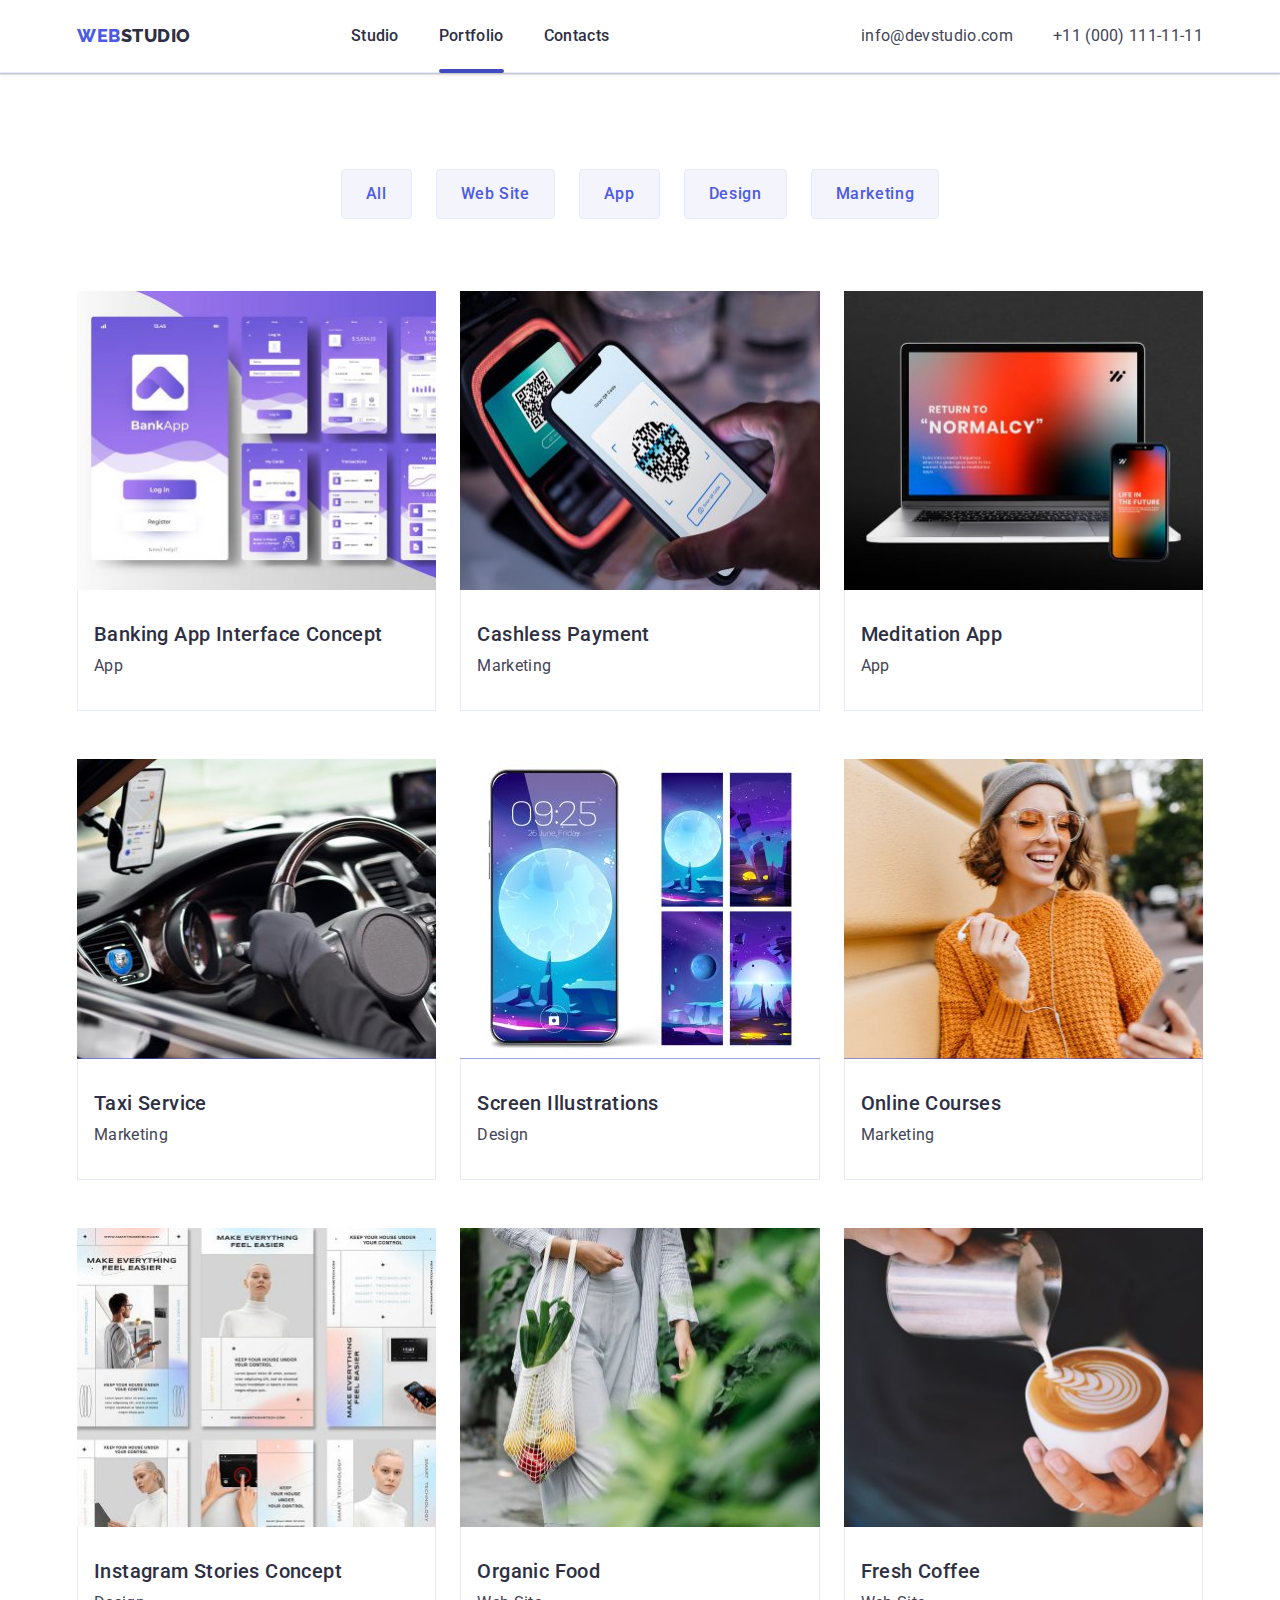
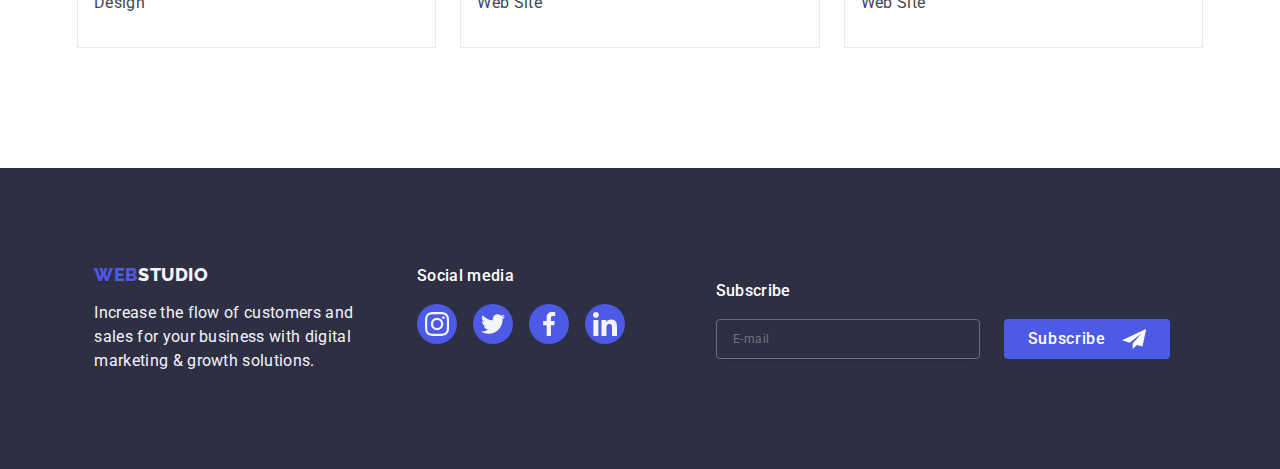
<file: portfolio.html>
<!DOCTYPE html>
<html lang="en">
  <head>
    <meta charset="UTF-8" />
    <meta name="viewport" content="width=device-width, initial-scale=1.0" />
    <title>Portfolio</title>
    <link rel="preconnect" href="https://fonts.googleapis.com" />
    <link rel="preconnect" href="https://fonts.gstatic.com" crossorigin />
    <link
      href="https://fonts.googleapis.com/css2?family=Raleway:wght@800&family=Roboto:wght@400;500;700;900&display=swap"
      rel="stylesheet"
    />
    <link
      rel="stylesheet"
      href="https://cdnjs.cloudflare.com/ajax/libs/modern-normalize/2.0.0/modern-normalize.min.css"
    />
    <link rel="stylesheet" href="./css/styles.css" />
  </head>
  <body>
    <header class="header">
      <div class="container">
        <div class="header-flex">
          <nav class="mobile-navigation navigation">
            <a class="logo link" href="./index.html">Web<span class="studio">Studio</span></a>
            <button
              class="menu-hamburger menu-toggle js-open-menu"
              aria-expanded="false"
              aria-controls="mobile-menu"
            >
              <svg xmlns="http://www.w3.org/2000/svg" width="32" height="22" viewBox="0 0 32 22" fill="none">
                <g clip-path="url(#clip0_297053_2156)">
                  <path
                    d="M1.34766 20.0431H30.8861M1.34766 10.7354H30.8861M1.34766 1.42773H30.8861"
                    stroke="#2E2F42"
                    stroke-width="3"
                    stroke-linecap="round"
                    stroke-linejoin="round"
                  />
                </g>
                <defs>
                  <clipPath id="clip0_297053_2156">
                    <rect width="32" height="22" fill="white" />
                  </clipPath>
                </defs>
              </svg>
            </button>
            <ul class="navigation-links">
              <li>
                <a class="navigation-link link" href="./index.html">Studio</a>
              </li>
              <li>
                <a class="navigation-link link current-site" href="./portfolio.html">Portfolio</a>
              </li>
              <li><a class="navigation-link link" href="">Contacts</a></li>
            </ul>
          </nav>
          <address>
            <ul class="address">
              <li>
                <a class="header-contacts link" href="mailto:info@devstudio.com">info@devstudio.com</a>
              </li>
              <li>
                <a class="header-contacts link" href="tel:+110001111111">+11 (000) 111-11-11</a>
              </li>
            </ul>
          </address>
        </div>
      </div>
    </header>
    <main>
      <section class="section-portfolio">
        <div class="container">
          <h2 class="visually-hidden">Portfolio</h2>
          <ul class="list portfolio-nav">
            <li><button type="button" class="btn-portfolio-menu">All</button></li>
            <li>
              <button type="button" class="btn-portfolio-menu">Web Site</button>
            </li>
            <li><button type="button" class="btn-portfolio-menu">App</button></li>
            <li>
              <button type="button" class="btn-portfolio-menu">Design</button>
            </li>
            <li>
              <button type="button" class="btn-portfolio-menu">Marketing</button>
            </li>
          </ul>
          <ul class="list portfolio-grid">
            <li class="portfolio-img">
              <a href="" class="link portfolio-link"
                ><div class="portfolio-container">
                  <img
                    src="./images/banking-app.jpg"
                    width="360"
                    height="300"
                    alt="various interfaces of a banking application"
                  />
                  <p class="portfolio-card-description">
                    14 Stylish and User-Friendly App Design Concepts · Task Manager App · Calorie Tracker App
                    · Exotic Fruit Ecommerce App · Cloud Storage App
                  </p>
                </div>
                <div class="portfolio-card">
                  <h2 class="portfolio-pic-heading">Banking App Interface Concept</h2>
                  <p class="portfolio-pic-description">App</p>
                </div>
              </a>
            </li>
            <li class="portfolio-img">
              <a href="" class="link portfolio-link"
                ><div class="portfolio-container">
                  <img
                    src="./images/cashless-payment.jpg"
                    width="360"
                    height="300"
                    alt="scanning a QR code with a phone"
                  />
                  <p class="portfolio-card-description">
                    14 Stylish and User-Friendly App Design Concepts · Task Manager App · Calorie Tracker App
                    · Exotic Fruit Ecommerce App · Cloud Storage App
                  </p>
                </div>
                <div class="portfolio-card">
                  <h2 class="portfolio-pic-heading">Cashless Payment</h2>
                  <p class="portfolio-pic-description">Marketing</p>
                </div>
              </a>
            </li>
            <li class="portfolio-img">
              <a href="" class="link portfolio-link"
                ><div class="portfolio-container">
                  <img
                    src="./images/meditation-app.jpg"
                    width="360"
                    height="300"
                    alt="laptop and a smartphone displaying the same app"
                  />
                  <p class="portfolio-card-description">
                    14 Stylish and User-Friendly App Design Concepts · Task Manager App · Calorie Tracker App
                    · Exotic Fruit Ecommerce App · Cloud Storage App
                  </p>
                </div>
                <div class="portfolio-card">
                  <h2 class="portfolio-pic-heading">Meditation App</h2>
                  <p class="portfolio-pic-description">App</p>
                </div>
              </a>
            </li>
            <li class="portfolio-img">
              <a href="" class="link portfolio-link"
                ><div class="portfolio-container">
                  <img
                    src="./images/taxi-service.jpg"
                    width="360"
                    height="300"
                    alt="hands on the steering wheel in gloves, driving a car, phone on the windshield with navigation turned on"
                  />
                  <p class="portfolio-card-description">
                    14 Stylish and User-Friendly App Design Concepts · Task Manager App · Calorie Tracker App
                    · Exotic Fruit Ecommerce App · Cloud Storage App
                  </p>
                </div>
                <div class="portfolio-card">
                  <h2 class="portfolio-pic-heading">Taxi Service</h2>
                  <p class="portfolio-pic-description">Marketing</p>
                </div>
              </a>
            </li>
            <li class="portfolio-img">
              <a href="" class="link portfolio-link"
                ><div class="portfolio-container">
                  <img
                    src="./images/screen-illustrations.jpg"
                    width="360"
                    height="300"
                    alt="smartphone next to four different wallpaper versions"
                  />
                  <p class="portfolio-card-description">
                    14 Stylish and User-Friendly App Design Concepts · Task Manager App · Calorie Tracker App
                    · Exotic Fruit Ecommerce App · Cloud Storage App
                  </p>
                </div>
                <div class="portfolio-card">
                  <h2 class="portfolio-pic-heading">Screen Illustrations</h2>
                  <p class="portfolio-pic-description">Design</p>
                </div>
              </a>
            </li>
            <li class="portfolio-img">
              <a href="" class="link portfolio-link"
                ><div class="portfolio-container">
                  <img
                    src="./images/online-courses.jpg"
                    width="360"
                    height="300"
                    alt="woman in a gray beanie, sunglasses, short hair, orange sweater, holding a phone, with one earphone in her ear and the other in her hand"
                  />
                  <p class="portfolio-card-description">
                    14 Stylish and User-Friendly App Design Concepts · Task Manager App · Calorie Tracker App
                    · Exotic Fruit Ecommerce App · Cloud Storage App
                  </p>
                </div>
                <div class="portfolio-card">
                  <h2 class="portfolio-pic-heading">Online Courses</h2>
                  <p class="portfolio-pic-description">Marketing</p>
                </div>
              </a>
            </li>
            <li class="portfolio-img">
              <a href="" class="link portfolio-link"
                ><div class="portfolio-container">
                  <img
                    src="./images/instagram-concept.jpg"
                    width="360"
                    height="300"
                    alt="multiple versions of instagram stories featuring a man in one and two women in the other two, all showcasing smart technology"
                  />
                  <p class="portfolio-card-description">
                    14 Stylish and User-Friendly App Design Concepts · Task Manager App · Calorie Tracker App
                    · Exotic Fruit Ecommerce App · Cloud Storage App
                  </p>
                </div>
                <div class="portfolio-card">
                  <h2 class="portfolio-pic-heading">Instagram Stories Concept</h2>
                  <p class="portfolio-pic-description">Design</p>
                </div>
              </a>
            </li>
            <li class="portfolio-img">
              <a href="" class="link portfolio-link"
                ><div class="portfolio-container">
                  <img
                    src="./images/organic-food.jpg"
                    width="360"
                    height="300"
                    alt="person in light clothing carrying a mesh bag of vegetables on their arm"
                  />
                  <p class="portfolio-card-description">
                    14 Stylish and User-Friendly App Design Concepts · Task Manager App · Calorie Tracker App
                    · Exotic Fruit Ecommerce App · Cloud Storage App
                  </p>
                </div>
                <div class="portfolio-card">
                  <h2 class="portfolio-pic-heading">Organic Food</h2>
                  <p class="portfolio-pic-description">Web Site</p>
                </div>
              </a>
            </li>
            <li class="portfolio-img">
              <a href="" class="link portfolio-link"
                ><div class="portfolio-container">
                  <img
                    src="./images/fresh-coffee.jpg"
                    width="360"
                    height="300"
                    alt="barista pouring milk from a metal pitcher into a cup, creating a pattern"
                  />
                  <p class="portfolio-card-description">
                    14 Stylish and User-Friendly App Design Concepts · Task Manager App · Calorie Tracker App
                    · Exotic Fruit Ecommerce App · Cloud Storage App
                  </p>
                </div>
                <div class="portfolio-card">
                  <h2 class="portfolio-pic-heading">Fresh Coffee</h2>
                  <p class="portfolio-pic-description">Web Site</p>
                </div>
              </a>
            </li>
          </ul>
        </div>
      </section>
    </main>
    <footer class="footer">
      <div class="container footer-flex">
        <div class="ft-margin">
          <a class="logo-footer link" href="./index.html">Web<span class="studio-footer">Studio</span></a>
          <p class="footer-text">
            Increase the flow of customers and sales for your business with digital marketing & growth
            solutions.
          </p>
        </div>
        <div>
          <p class="social-text">Social media</p>
          <ul class="footer-social">
            <li class="footer-social-li">
              <a href="#" class="footer-link">
                <svg width="24" height="24" class="footer-svg">
                  <use href="./images/icons.svg#instagram-footer"></use></svg
              ></a>
            </li>
            <li class="footer-social-li">
              <a href="#" class="footer-link"
                ><svg width="24" height="24" class="footer-svg">
                  <use href="./images/icons.svg#twitter-footer"></use></svg
              ></a>
            </li>
            <li class="footer-social-li">
              <a href="#" class="footer-link"
                ><svg width="24" height="24" class="footer-svg">
                  <use href="./images/icons.svg#facebook-footer"></use></svg
              ></a>
            </li>
            <li class="footer-social-li">
              <a href="#" class="footer-link"
                ><svg width="24" height="24" class="footer-svg">
                  <use href="./images/icons.svg#linkedin-footer"></use></svg
              ></a>
            </li>
          </ul>
        </div>
        <div class="container footer-flex footer-subscribe">
          <p class="social-text">Subscribe</p>
          <form class="footer-form">
            <label for="user-email" class="footer-label">
              <input
                type="email"
                name="email"
                id="user-email"
                placeholder="E-mail"
                required
                class="footer-input"
            /></label>
            <button class="subscribe-button footer-button" type="submit">
              Subscribe
              <svg width="24" height="24" class="subscribe-svg">
                <use href="./images/icons.svg#icon-send"></use>
              </svg>
            </button>
          </form>
        </div>
      </div>
    </footer>
  </body>
</html>
</file>
<file: css/styles.css>
:root {
  --IRIS: #4d5ae5;
  --OCEAN: #404bbf;
  --NAVY-BLUE: #2e2f42;
  --GREEN: #31d0aa;
  --SLATE: #434455;
  --LIGHT-SLATE: #8e8f99;
  --CORNFLOWER: #e7e9fc;
  --CLOUD: #f4f4fd;
  --NAVY-BLUE-MODAL: #2e2f4266;
  --GREY: #2e2f42b2;
  --WHITE: #ffffff;
  --DAIRY: #fcfcfc;
}

* {
  margin: 0 auto;
  padding: 0;
  box-sizing: border-box;
}

img {
  display: block;
  max-width: 100%;
  height: auto;
}
button {
  cursor: pointer;
  border: none;
  border-radius: 4px;
  background-color: #fff;
}
ul {
  list-style: none;
  margin: 0;
  padding-left: 0;
}
body {
  font-family: 'Roboto', sans-serif;
  color: var(--SLATE);
  background-color: var(--WHITE);
}
.visually-hidden {
  position: absolute;
  width: 1px;
  height: 1px;
  margin: -1px;
  border: 0;
  padding: 0;
  white-space: nowrap;
  clip-path: inset(100%);
  clip: rect(0 0 0 0);
  /* overflow: hidden; */
}
.link {
  text-decoration: none;
}

/* mobile */

/* ukrycie elementów */

.navigation-links,
.address,
.second-section,
.features-icon {
  display: none;
}
.container {
  max-width: 428px;
  padding-left: 15px;
  padding-right: 15px;
  margin-left: auto;
  margin-right: auto;
}
.section {
  padding: 96px 0;
}
.logo {
  color: var(--IRIS);
  font-family: 'Raleway', sans-serif;
  font-size: 18px;
  font-weight: 800;
  line-height: 1.17;
  letter-spacing: 0.03em;
  text-transform: uppercase;
  margin: 0;
}
.studio {
  color: var(--NAVY-BLUE);
}
.navigation {
  display: flex;
  justify-content: space-between;
  align-items: center;
  padding-top: 24px;
  padding-bottom: 22px;
  max-width: 100%;
}

.header {
  border-bottom: 1px solid var(--CORNFLOWER, #e7e9fc);
  background: var(--WHITE, #fff);
  box-shadow: 0px 1px 6px 0px rgba(46, 47, 66, 0.08), 0px 1px 1px 0px rgba(46, 47, 66, 0.16),
    0px 2px 1px 0px rgba(46, 47, 66, 0.08);
}
.hero-image {
  background-image: linear-gradient(rgba(46, 47, 66, 0.7), rgba(46, 47, 66, 0.7)),
    url(/goit-markup-hw-07/images/background-picture-mobile.jpg);
  background-color: var(--NAVY-BLUE);
  text-align: center;
  padding: 112px 0;
  background-repeat: no-repeat;
  background-size: cover;
  background-position: 50% 50%;
  max-width: 100%;
}
.main-header {
  color: var(--WHITE, #fff);
  text-align: center;
  font-size: 36px;
  font-weight: 700;
  line-height: 1.11;
  letter-spacing: 0.02em;
  max-width: 320px;
  padding-bottom: 72px;
}
.btn-order {
  color: var(--WHITE, #fff);
  font-family: 'Roboto', sans-serif;
  font-size: 16px;
  font-weight: 500;
  line-height: 1.5;
  letter-spacing: 0.04em;
  background-color: var(--IRIS);
  box-shadow: 0px 4px 4px 0px rgba(0, 0, 0, 0.15);
  padding: 16px 32px;
  display: block;
  margin: 0 auto;
  min-width: 169px;
  transition: background-color 250ms cubic-bezier(0.4, 0, 0.2, 1);
}

.features {
  display: flex;
  flex-direction: column;
  justify-content: center;
  align-items: center;
  gap: 72px;
}
.features-heading {
  text-align: center;
  color: var(--NAVY-BLUE);
  font-size: 36px;
  font-weight: 500;
  line-height: 1.11;
  letter-spacing: 0.02em;
  margin-bottom: 8px;
}

.features-description {
  font-weight: 500;
  line-height: 1.5;
  letter-spacing: 0.02em;
}

/* our team section-index section 3 */
.header-two {
  color: var(--NAVY-BLUE);
  text-align: center;
  font-size: 36px;
  font-style: normal;
  font-weight: 700;
  line-height: 1.11;
  letter-spacing: 0.02em;
  text-transform: capitalize;
  margin-bottom: 72px;
}
.our-team {
  background-color: var(--CLOUD);
}

.our-team-list {
  background-color: var(--WHITE);
  border-radius: 0px 0px 4px 4px;
  background: var(--WHITE);
  box-shadow: 0px 2px 1px 0px rgba(46, 47, 66, 0.08), 0px 1px 1px 0px rgba(46, 47, 66, 0.16),
    0px 1px 6px 0px rgba(46, 47, 66, 0.08);
}
.team-card-heading {
  color: var(--NAVY-BLUE);
  font-size: 20px;
  font-weight: 500;
  line-height: 1.2;
  letter-spacing: 0.02em;
  margin-bottom: 8px;
  text-align: center;
}
.team-card-description {
  color: var(--SLATE);
  line-height: 1.5;
  letter-spacing: 0.02em;
  text-align: center;
  margin-bottom: 8px;
}
.our-team-containers {
  display: flex;
  flex-direction: column;
  gap: 72px;
  margin-top: 72px;
}
.team-card {
  padding: 32px 0px;
}

.social-links-icons {
  padding-left: 16px;
  padding-right: 16px;
  width: 100%;
  display: flex;
  justify-content: center;
  gap: 24px;
}

.social-link-icon {
  width: 40px;
  height: 40px;
}

.social-link {
  width: 100%;
  height: 100%;
  background-color: var(--IRIS);
  border-radius: 50%;
  display: flex;
  align-items: center;
  justify-content: center;
  transition: background-color 250ms cubic-bezier(0.4, 0, 0.2, 1);
}
.social-svg {
  fill: var(--CLOUD);
}
.social-link:hover,
.social-link:focus {
  background-color: var(--OCEAN);
}
/* index section customers */

.customers {
  display: flex;
  flex-wrap: wrap;
  justify-content: center;
  gap: 16px;
}
.customer {
  width: calc((50% - 16px));
  height: 88px;
}

.customer-link {
  width: 100%;
  height: 100%;
  border-radius: 4px;
  border: 1px solid var(--LIGHT-SLATE);
  display: flex;
  align-items: center;
  justify-content: center;
  color: var(--LIGHT-SLATE);
  transition: border-color 250ms cubic-bezier(0.4, 0, 0.2, 1), color 250ms cubic-bezier(0.4, 0, 0.2, 1);
}

.customer-svg {
  fill: currentColor;
}
/* footer */

.footer {
  background-color: var(--NAVY-BLUE);
  padding: 96px 0;
}

.footer-subscribe {
  margin: 0 auto;
}

.logo-footer {
  color: var(--IRIS);
  font-family: 'Raleway', sans-serif;
  font-size: 18px;
  font-weight: 800;
  line-height: 1.17;
  letter-spacing: 0.03em;
  text-transform: uppercase;
  display: inline-block;
  margin-bottom: 16px;
}
.ft-logo {
  display: flex;
  flex-direction: column;
  justify-content: center;
  align-items: center;
}
.studio-footer {
  color: var(--CLOUD);
}
.footer-text {
  font-weight: 400;
  color: var(--CLOUD);
  font-size: 16px;
  line-height: 1.5;
  letter-spacing: 0.02em;
  max-width: 264px;
  margin-bottom: 72px;
}
.social-text {
  text-align: center;
  color: var(--WHITE);
  font-size: 16px;
  font-weight: 500;
  line-height: 1.5;
  letter-spacing: 0.02em;
  margin-bottom: 16px;
}
.footer-social {
  display: flex;
  align-items: center;
  justify-content: center;
  margin-bottom: 72px;
}
.footer-social-li {
  width: 40px;
  height: 40px;
  margin: 0 8px;
}
.footer-link {
  width: 100%;
  height: 100%;
  background-color: var(--IRIS);
  border-radius: 50%;
  display: flex;
  align-items: center;
  justify-content: center;
  transition: background-color 250ms cubic-bezier(0.4, 0, 0.2, 1);
}
.footer-svg {
  fill: var(--CLOUD);
}
.footer-form {
  text-align: center;
}
.footer-input {
  width: 100%;
  height: 40px;
  flex-shrink: 0;
  border-radius: 4px;
  color: var(--WHITE);
  opacity: 0.3;
  border: 1px solid var(--WHITE);
  box-shadow: 0px 4px 4px 0px rgba(0, 0, 0, 0.15);
  background-color: transparent;
  padding-left: 16px;
  font-size: 12px;
  font-weight: 400;
  line-height: 1.5;
  letter-spacing: 0.04em;
  margin-bottom: 16px;
}
.footer-input::placeholder {
  color: var(--WHITE);
}

.subscribe-button {
  min-width: 165px;
  display: inline-flex;
  padding: 8px 24px;
  justify-content: center;
  align-items: center;
  border-radius: 4px;
  background: var(--IRIS, #4d5ae5);
  color: var(--WHITE, #fff);
  text-align: center;
  font-weight: 500;
  line-height: 1.5;
  letter-spacing: 0.04em;
  transition: background-color 250ms cubic-bezier(0.4, 0, 0.2, 1);
}

.subscribe-svg {
  margin-left: 16px;
  fill: var(--WHITE);
}

/* modal */

.backdrop {
  background-color: rgba(46, 47, 66, 0.4);
  position: fixed;
  left: 0;
  top: 0;
  right: 0;
  bottom: 0;
  width: 100%;
  height: 100%;
  z-index: 1;
}
.is-hidden {
  visibility: hidden;
  opacity: 0;
  pointer-events: none;
  transition: visibility 250ms cubic-bezier(0.4, 0, 0.2, 1), opacity 250ms cubic-bezier(0.4, 0, 0.2, 1);
}
@media screen and (min-width: 320px) and (max-width: 427px) {
  .modal {
    max-width: 290px;
  }
}
.modal {
  position: absolute;
  top: 50%;
  left: 50%;
  transform: translate(-50%, -50%) scale(1);
  width: 392px;
  min-height: 584px;
  background-color: var(--DAIRY);
  border-radius: 4px;
  box-shadow: 0px 2px 1px 0px rgba(0, 0, 0, 0.2), 0px 1px 3px 0px rgba(0, 0, 0, 0.12),
    0px 1px 1px 0px rgba(0, 0, 0, 0.14);
  transition: transform 250ms cubic-bezier(0.4, 0, 0.2, 1);
  padding: 72px 16px 24px 16px;
}

.is-hidden .modal {
  transform: translate(-50%, -50%) scale(0);
}

.closing-button {
  height: 24px;
  width: 24px;
  display: flex;
  justify-content: center;
  align-items: center;
  background-color: var(--CORNFLOWER);
  padding: 0;
  position: absolute;
  top: 8px;
  right: 8px;
  border: 1px solid rgba(0, 0, 0, 0.1);
  border-radius: 50%;
  top: 24px;
  right: 24px;
  transition: background-color 250ms cubic-bezier(0.4, 0, 0.2, 1), border 250ms cubic-bezier(0.4, 0, 0.2, 1);
}

.closing-icon {
  transition: fill 250ms cubic-bezier(0.4, 0, 0.2, 1);
  fill: var(--NAVY-BLUE);
}
.closing-button:focus,
.closing-button:hover {
  background-color: var(--OCEAN);
  border: none;
}
.closing-button:hover .closing-icon {
  fill: var(--WHITE);
}
.closing-button:focus .closing-icon {
  fill: var(--WHITE);
}

.modal-title {
  max-width: 360px;
  color: var(--NAVY-BLUE);
  text-align: center;
  font-size: 16px;
  font-style: normal;
  font-weight: 500;
  line-height: 1.5;
  letter-spacing: 0.02em;
  margin-bottom: 16px;
}
.form-data {
  margin-bottom: 8px;
  display: flex;
  flex-direction: column;
}
.input-icons {
  position: relative;
  width: 100%;
}
.input-icon {
  position: absolute;
  left: 16px;
  top: 50%;
  transform: translateY(-50%);
  transition: fill 250ms cubic-bezier(0.4, 0, 0.2, 1);
  fill: var(--NAVY-BLUE);
}
.form-input {
  border: none;
  outline: transparent;
  width: 100%;
  height: 40px;
  border: 1px solid rgba(46, 47, 66, 0.4);
  border-radius: 4px;
  background-color: transparent;
  transition: border-color 250ms cubic-bezier(0.4, 0, 0.2, 1);
  padding-left: 38px;
}
.form-input:focus-within,
.form-input:focus,
.form-input:hover {
  border-color: var(--IRIS);
}
.form-input:focus-within + .input-icon,
.form-input:focus + .input-icon,
.form-input:hover + .input-icon {
  fill: var(--IRIS);
}
.comment-container {
  margin-bottom: 16px;
}
.comment {
  display: block;
  resize: none;
  width: 100%;
  height: 120px;
  border-radius: 4px;
  border: 1px solid var(--NAVY-BLUE-MODAL);
  color: var(--SLATE);
  font-size: 12px;
  font-weight: 400;
  line-height: 1.17;
  letter-spacing: 0.04em;
  padding: 8px 16px;
  background-color: transparent;
  transition: border-color 250ms cubic-bezier(0.4, 0, 0.2, 1);
  outline: transparent;
}
.comment::placeholder {
  color: var(--NAVY-BLUE-MODAL);
}
.comment:focus-within,
.comment:hover,
.comment:focus {
  border: 1px solid;
  border-color: var(--IRIS);
}
.form-input:focus-within,
.form-input:focus,
.form-input:hover {
  border-color: var(--IRIS);
}
.form-input:focus-within + .input-icon,
.form-input:focus + .input-icon,
.form-input:hover + .input-icon {
  fill: var(--IRIS);
}

.privacy {
  text-decoration: underline;
  color: var(--IRIS);
}
.form-label {
  margin-left: 0;
  font-size: 12px;
  line-height: 1.17;
  letter-spacing: 0.04em;
  color: var(--LIGHT-SLATE);
  margin-bottom: 4px;
}
.tc-box {
  margin-bottom: 24px;
}

.checkbox-label {
  display: block;
  position: relative;
  align-items: center;
  cursor: pointer;
  color: var(--LIGHT-SLATE);
  font-size: 12px;
  font-weight: 400;
  line-height: 1.17;
  letter-spacing: 0.04em;
}

.checkbox {
  margin-right: 8px;
  box-sizing: border-box;
  position: relative;
  width: 16px;
  height: 16px;
  border: 1px solid var(--NAVY-BLUE-MODAL);
  border-radius: 2px;
  background-color: var(--WHITE);
  display: inline-flex;
  align-items: center;
  justify-content: center;
  fill: transparent;
  transition: background-color 250ms cubic-bezier(0.4, 0, 0.2, 1), border 250ms cubic-bezier(0.4, 0, 0.2, 1),
    fill 250ms cubic-bezier(0.4, 0, 0.2, 1);
}
.checkbox-input:checked + .checkbox-label .checkbox {
  border: none;
  background-color: var(--OCEAN);
  visibility: visible;
  fill: var(--CLOUD);
}

.modal-button {
  margin: 0 auto;
  font-family: 'Roboto', sans-serif;
  display: block;
  margin-top: 24px;
  min-width: 169px;
  height: 56px;
  border-radius: 4px;
  background: var(--IRIS);
  box-shadow: 0px 4px 4px 0px rgba(0, 0, 0, 0.15);
  color: var(--WHITE);
  text-align: center;
  font-size: 16px;
  font-style: normal;
  font-weight: 500;
  line-height: 1.5;
  letter-spacing: 0.04em;
  transition: background-color 250ms cubic-bezier(0.4, 0, 0.2, 1);
}
.modal-button:hover,
.modal-button:focus {
  background-color: var(--OCEAN);
}
/* MENU MOBILNE */

.mobile-menu {
  padding: 80px 35px 40px 40px;
  background-color: var(--WHITE);
  position: fixed;
  top: 0;
  left: 0;
  width: 100%;
  height: 100%;
  transform: translateX(100%);
  transition: transform 250ms;
  overflow-y: auto;
}
.mobile-menu.is-open {
  transform: translateX(0);
}
.mobile-close-button {
  height: 40px;
  width: 40px;
  display: flex;
  justify-content: center;
  align-items: center;
  padding: 6px;
  position: absolute;
  top: 10px;
  right: 15px;
}

.mobile-links {
  display: flex;
  flex-direction: column;
  align-items: flex-start;
  gap: 40px;
  font-size: 36px;
  font-weight: 700;
  line-height: 1.11;
  letter-spacing: 0.02em;
}
.mobile-links a.active {
  color: var(--OCEAN);
}
.mobile-links a {
  color: var(--NAVY-BLUE);
}

.mobile-links li {
  margin: 0;
}
.mobile-phone {
  display: block;
  margin-top: 284px;
  margin-bottom: 40px;
  color: var(--IRIS);
  font-size: 36px;
  font-style: normal;
  font-weight: 700;
  line-height: 1.11;
  letter-spacing: 0.02em;
}
.mobile-email {
  color: var(--SLATE);
  font-size: 20px;
  font-style: normal;
  font-weight: 500;
  line-height: 1.2;
  letter-spacing: 0.02em;
}
.social-mobile-menu {
  display: flex;
  justify-content: space-between;
  margin-top: 48px;
}

/* tło x2 */

@media (min-device-pixel-ratio: 2), (min-resolution: 192dpi), (min-resolution: 2dppx) {
  .hero-image {
    background-image: linear-gradient(rgba(46, 47, 66, 0.7), rgba(46, 47, 66, 0.7)),
      url(/goit-markup-hw-07/images/background-picture-mobile@2x.jpg);
  }
}

/* TABLET */

@media screen and (min-width: 768px) {
  .container {
    max-width: 768px;
    padding-left: 16px;
    padding-right: 16px;
  }

  .menu-hamburger {
    display: none;
  }
  .header-flex {
    display: flex;
    justify-content: space-between;
    align-items: center;
  }
  .logo {
    display: inline-block;
    margin-right: 120px;
  }
  .navigation {
    margin: 0;
    padding-bottom: 24px;
    display: flex;
    justify-content: space-between;
    align-items: center;
    max-width: 768px;
  }
  .navigation-links {
    display: flex;
    justify-content: space-between;
    gap: 40px;
  }
  .navigation-link {
    color: var(--NAVY-BLUE);
    font-size: 16px;
    font-weight: 500;
    line-height: 1.5;
    letter-spacing: 0.02em;
  }
  address {
    margin: 0;
  }
  .address {
    display: flex;
    flex-direction: column;
    font-style: normal;
    gap: 12px;
  }

  .header-contacts {
    color: var(--SLATE);
    font-size: 12px;
    font-style: normal;
    font-weight: 400;
    line-height: 1.17;
    letter-spacing: 0.02em;
  }

  .hero-image {
    background-image: linear-gradient(rgba(46, 47, 66, 0.7), rgba(46, 47, 66, 0.7)),
      url(/goit-markup-hw-07/images/background-picture-tablet.jpg);
    background-color: var(--NAVY-BLUE);
    max-width: 100%;
  }
  .main-header {
    max-width: 496px;
    font-size: 56px;
    line-height: 1.07;
    padding-bottom: 36px;
  }
  .features-heading {
    font-weight: 700;
    text-align: left;
  }
  .features {
    display: flex;
    flex-direction: row;
    flex-wrap: wrap;
    justify-content: space-between;
    align-items: flex-start;
    column-gap: 0;
  }
  .features-list {
    margin: 0;
    flex-basis: calc(50% - 24px);
  }

  .our-team-containers {
    display: flex;
    flex-direction: row;
    flex-wrap: wrap;
    justify-content: center;
    column-gap: 24px;
    row-gap: 64px;
  }
  .our-team-list {
    margin: 0;
  }
  .customers {
    row-gap: 72px;
  }
  .customer {
    width: calc((100% / 3) - 24px);
  }
  .modal {
    width: 408px;
    padding: 72px 25px 24px 23px;
  }
  .social-text {
    text-align: left;
    margin-left: 0;
  }
  .logo-footer {
    margin-left: 0;
  }
  .ft-logo {
    align-items: flex-start;
    margin: 0;
  }
  .footer-flex {
    display: flex;
    justify-content: center;
    gap: 24px;
  }
  .ft-social {
    margin: 0;
  }

  .footer-social-li {
    margin-left: 0;
    margin-right: 16px;
  }

  .footer-form {
    display: flex;
    gap: 24px;
  }
  .footer-container {
    display: flex;
    flex-wrap: wrap;
    gap: 24px;
    padding-left: 108px;
  }
  .footer-subscribe {
    margin: 0;
    gap: 16px;
  }
  .footer-form {
    display: flex;
    gap: 24px;
    align-items: center;
  }
  .footer-input {
    width: 264px;
    margin: 0 auto;
  }
  .current-site {
    position: relative;
    color: var(--OCEAN);
    transition: color 250ms cubic-bezier(0.4, 0, 0.2, 1);
  }
  .current-site::after {
    width: 100%;
    content: '';
    position: absolute;
    left: 0;
    bottom: -28px;
    height: 4px;
    border-radius: 2px;
    background-color: var(--OCEAN);
  }
  .modal {
    width: 408px;
    padding: 72px 24px 24px 24px;
  }
}

/* tło x2 */

@media (min-device-pixel-ratio: 2), (min-resolution: 192dpi), (min-resolution: 2dppx) {
  .hero-image {
    background-image: linear-gradient(rgba(46, 47, 66, 0.7), rgba(46, 47, 66, 0.7)),
      url(/goit-markup-hw-07/images/background-picture-tablet@2x.jpg);
  }
}
@media screen and (min-width: 1158px) {
  .container {
    max-width: 1158px;
    margin: 0 auto;
  }
  .section {
    padding: 120px 0;
  }
  .navigation {
    display: flex;
    justify-content: space-between;
    align-items: center;
    gap: 40px;
    max-width: 1158px;
  }
  .navigation-link {
    color: var(--NAVY-BLUE);
    font-size: 16px;
    font-weight: 500;
    line-height: 1.5;
    letter-spacing: 0.02em;
    display: inline-block;
  }

  .address {
    font-style: normal;
    display: flex;
    flex-direction: row;
    justify-content: space-between;
    align-items: center;
    gap: 40px;
  }

  .header-contacts {
    font-size: 16px;
    font-style: normal;
    line-height: 1.5;
    letter-spacing: 0.02em;
    transition: color 250ms cubic-bezier(0.4, 0, 0.2, 1);
  }
  .navigation-link:focus,
  .navigation-link:hover,
  .header-contacts:focus,
  .header-contacts:hover {
    color: var(--OCEAN);
  }

  .current-site::after {
    bottom: -25px;
  }
  .hero-image {
    background-image: linear-gradient(rgba(46, 47, 66, 0.7), rgba(46, 47, 66, 0.7)),
      url(/goit-markup-hw-07/images/background-picture.jpg);
    background-color: var(--NAVY-BLUE);
    padding: 188px 0;
    max-width: 1440px;
  }
  .btn-order:focus,
  .btn-order:hover {
    background: var(--OCEAN);
  }
  .features-heading {
    color: var(--NAVY-BLUE);
    font-size: 20px;
    font-weight: 500;
    line-height: 1.2;
    letter-spacing: 0.02em;
    margin-bottom: 8px;
  }
  .features-description {
    color: var(--SLATE);
    line-height: 1.5;
    letter-spacing: 0.02em;
  }
  .features {
    display: flex;
    justify-content: center;
    gap: 24px;
    flex-direction: row;
    flex-wrap: nowrap;
  }

  .features-icon {
    width: 264px;
    height: 112px;
    background-color: var(--CLOUD);
    display: flex;
    justify-content: center;
    align-items: center;
    margin-bottom: 8px;
    border-radius: 4px;
  }
  .second-section {
    display: block;
    padding-top: 0;
  }
  .second-section-pics {
    display: flex;
    gap: 24px;
  }

  .our-team-containers {
    flex-direction: row;
    flex-wrap: nowrap;
    gap: 24px;
  }
  .customers {
    flex-wrap: nowrap;
    justify-content: space-between;
    gap: 24px;
  }
  .customer-link:hover,
  .customer-link:focus {
    cursor: pointer;
    border-color: var(--OCEAN);
    color: var(--OCEAN);
  }

  .footer-text {
    margin-bottom: 0;
    max-width: 264px;
  }
  .ft-logo {
    margin-right: 40px;
  }
  .footer-container {
    gap: 80px;
    flex-wrap: nowrap;
  }
  .ft-social {
    align-items: flex-start;
    gap: 16px;
    margin-bottom: 0;
  }
  .footer-social-li {
    width: 40px;
    height: 40px;
  }
  .footer-link:hover,
  .footer-link:focus {
    cursor: pointer;
    background-color: var(--GREEN);
  }
  .subscribe-button:hover,
  .subscribe-button:focus {
    background-color: var(--OCEAN);
  }
  .footer-subscribe {
    display: flex;
    flex-direction: column;
    gap: 0;
  }
  .footer-form {
    display: flex;
    gap: 24px;
  }
  .footer-container {
    padding: 4px 0 4px 0;
    align-items: baseline;
  }
  .footer-social {
    margin-bottom: 0;
  }
}

@media (min-device-pixel-ratio: 2), (min-resolution: 192dpi), (min-resolution: 2dppx) {
  .hero-image {
    background-image: linear-gradient(rgba(46, 47, 66, 0.7), rgba(46, 47, 66, 0.7)),
      url(/goit-markup-hw-07/images/background-picture@2x.jpg);
  }
}
/* portfolio */
.section-portfolio {
  padding-top: 96px;
  padding-bottom: 120px;
}

.portfolio-nav {
  display: flex;
  justify-content: center;
  gap: 24px;
  margin-bottom: 72px;
}
.portfolio-nav li {
  margin: 0;
}
.btn-portfolio-menu {
  color: var(--IRIS);
  font-family: 'Roboto', sans-serif;
  font-size: 16px;
  text-align: center;
  font-weight: 500;
  line-height: 1.5;
  letter-spacing: 0.04em;
  border: 1px solid var(--CORNFLOWER);
  background-color: var(--CLOUD);
  padding: 12px 24px;
  transition: color 250ms cubic-bezier(0.4, 0, 0.2, 1), background-color 250ms cubic-bezier(0.4, 0, 0.2, 1),
    border-color 250ms cubic-bezier(0.4, 0, 0.2, 1), box-shadow 250ms cubic-bezier(0.4, 0, 0.2, 1);
}
.btn-portfolio-menu:focus,
.btn-portfolio-menu:hover {
  color: var(--WHITE);
  background-color: var(--OCEAN, #404bbf);
  border: 1px solid transparent;
  box-shadow: 0px 2px 2px 0px rgba(0, 0, 0, 0.12), 0px 2px 1px 0px rgba(0, 0, 0, 0.08),
    0px 3px 1px 0px rgba(0, 0, 0, 0.1);
}

.portfolio-pic-heading {
  color: var(--NAVY-BLUE);
  font-size: 20px;
  font-weight: 500;
  line-height: 1.2;
  letter-spacing: 0.02em;
  margin-bottom: 8px;
}
.portfolio-pic-description {
  color: var(--SLATE);
  font-size: 16px;
  line-height: 1.5;
  letter-spacing: 0.02em;
}
.portfolio-grid {
  margin-top: 72px;
  display: flex;
  justify-content: space-between;
  flex-wrap: wrap;
  column-gap: 24px;
  row-gap: 48px;
}
.portfolio-card {
  padding: 32px 16px;
  border: 1px solid var(--CORNFLOWER);
  border-top: none;
}
.portfolio-img {
  width: calc((100% - 48px) / 3);
}
.portfolio-link:hover,
.portfolio-link:focus {
  box-shadow: 0px 2px 1px 0px rgba(46, 47, 66, 0.08), 0px 1px 1px 0px rgba(46, 47, 66, 0.16),
    0px 1px 6px 0px rgba(46, 47, 66, 0.08);
}
.portfolio-link {
  display: block;
  transition: box-shadow 250ms cubic-bezier(0.4, 0, 0.2, 1);
}
.portfolio-container {
  position: relative;
  overflow: hidden;
}
.portfolio-card-description {
  font-size: 16px;
  color: var(--CLOUD);
  line-height: 1.5;
  letter-spacing: 0.02em;
  position: absolute;
  top: 0;
  right: 0;
  bottom: 0;
  left: 0;
  padding: 40px 32px;
  background-color: var(--IRIS);
  transform: translateY(100%);
  transition: transform 250ms cubic-bezier(0.4, 0, 0.2, 1);
}
.portfolio-link:hover .portfolio-container .portfolio-card-description,
.portfolio-link:focus .portfolio-container .portfolio-card-description {
  transform: translateY(0%);
}
</file>
